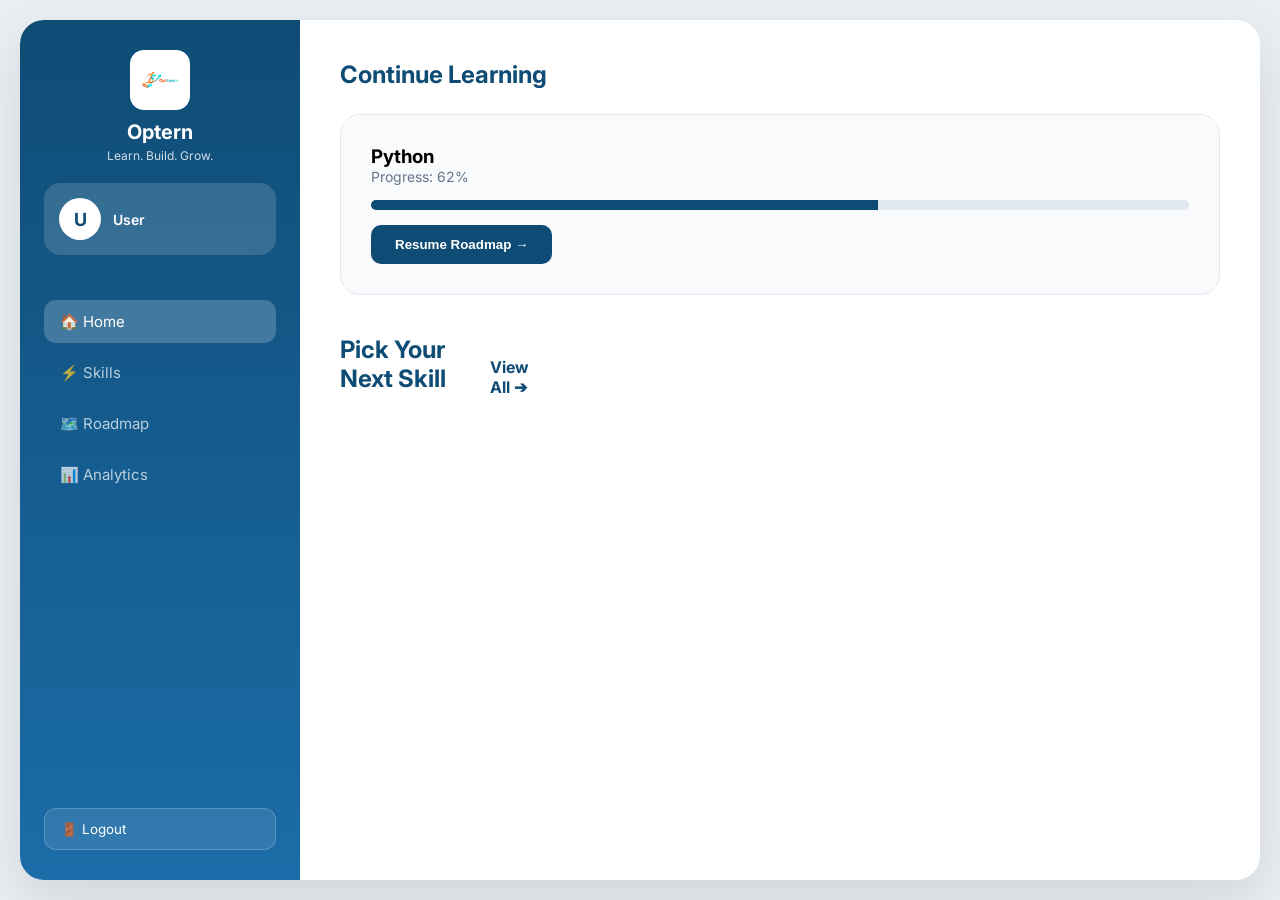
<file: home.html>
<!DOCTYPE html>
<html lang="en">
<head>
  <meta charset="UTF-8">
  <meta name="viewport" content="width=device-width, initial-scale=1.0">
  <title>Optern – Home</title>
  <style>
    @import url('https://fonts.googleapis.com/css2?family=Inter:wght@400;500;600;700&display=swap');
    * { margin: 0; padding: 0; box-sizing: border-box; }

    body {
    .toast {
  position: fixed;
  top: -100px; /* Hidden by default */
  left: 50%;
  transform: translateX(-50%);
  padding: 16px 30px;
  border-radius: 12px;
  color: white;
  font-weight: 600;
  font-size: 14px;
  z-index: 1000;
  transition: top 0.4s cubic-bezier(0.68, -0.55, 0.265, 1.55);
  box-shadow: 0 10px 30px rgba(0,0,0,0.2);
  display: flex;
  align-items: center;
  gap: 10px;
}

.toast.show { top: 30px; }

.toast.success { background: #22c55e; border: 1px solid #16a34a; }
.toast.error { background: #ef4444; border: 1px solid #dc2626; }
    
      font-family: 'Inter', sans-serif;
      background: #e9eef3;
      height: 100vh;
      display: flex;
      padding: 20px;
    }

    .card {
      width: 100%;
      display: flex;
      background: #fff;
      border-radius: 24px;
      overflow: hidden;
      box-shadow: 0 20px 50px rgba(0,0,0,0.1);
    }

    .sidebar {
      width: 280px;
      background: linear-gradient(180deg, #0f4c75, #1b6ca8);
      color: #fff;
      padding: 30px 24px;
      display: flex;
      flex-direction: column;
      flex-shrink: 0;
    }

    .sidebar-brand { text-align: center; margin-bottom: 25px; }
    .sidebar-logo {
      width: 60px; height: 60px; background: #fff; border-radius: 14px;
      margin: 0 auto 10px; display: flex; align-items: center; justify-content: center;
    }
    .sidebar-logo img { width: 40px; }
    .sidebar-brand h2 { font-size: 20px; font-weight: 700; margin-bottom: 4px; }
    .sidebar-brand p { font-size: 12px; opacity: 0.8; }

    .user-profile {
      display: flex; align-items: center; gap: 12px;
      padding: 15px; background: rgba(255, 255, 255, 0.15);
      border-radius: 16px; margin: 20px 0;
    }
    .profile-icon {
      width: 42px; height: 42px; background: #fff; color: #0f4c75;
      border-radius: 50%; display: flex; align-items: center; justify-content: center;
      font-weight: 700; font-size: 18px; flex-shrink: 0;
    }
    .user-info span { font-size: 14px; font-weight: 600; color: #fff; overflow: hidden; text-overflow: ellipsis; }

    .nav { display: flex; flex-direction: column; gap: 8px; flex: 1; }
    .nav a {
      display: flex; align-items: center; gap: 12px; padding: 12px 16px;
      border-radius: 12px; text-decoration: none; color: rgba(255,255,255,0.7); font-size: 15px;
    }
    .nav a.active, .nav a:hover { background: rgba(255,255,255,0.2); color: #fff; }

    .logout {
      margin-top: auto; display: flex; align-items: center; gap: 12px;
      padding: 12px 16px; background: rgba(255, 255, 255, 0.1);
      border: 1px solid rgba(255,255,255,0.2); border-radius: 12px;
      color: #fff; cursor: pointer; font-family: inherit; transition: 0.3s;
    }
    .logout:hover { background: rgba(255, 255, 255, 0.2); }

    .main { flex: 1; padding: 40px; overflow-y: auto; }
    .section-title { font-size: 24px; font-weight: 700; color: #0f4c75; margin-bottom: 25px; }

    .continue-card { background: #f8fafc; border: 1px solid #e2e8f0; border-radius: 20px; padding: 30px; margin-bottom: 40px; }
    .progress-bar { height: 10px; background: #e2e8f0; border-radius: 10px; margin: 15px 0; overflow: hidden; }
    .progress-fill { height: 100%; width: 62%; background: #0f4c75; }
    .resume-btn { padding: 12px 24px; background: #0f4c75; color: #fff; border: none; border-radius: 10px; font-weight: 600; cursor: pointer; }

    .header-flex { display: flex; justify-content: space-between; align-items: center; margin-bottom: 20px; }
    .view-all { text-decoration: none; color: #0f4c75; font-weight: 700; }

    .skill-grid-preview { display: grid; grid-template-columns: repeat(4, 1fr); gap: 20px; margin-bottom: 40px; }
    .skill-card-small { background: #fff; border: 1px solid #e2e8f0; border-radius: 16px; padding: 20px; text-align: center; cursor: pointer; transition: 0.3s; }
    .skill-card-small:hover { transform: translateY(-5px); border-color: #0f4c75; }
    .skill-card-small img { width: 40px; margin-bottom: 10px; }
  </style>
</head>
<body>
  <div id="toast" class="toast"></div>
  <div class="card">
    <aside class="sidebar">
      <div class="sidebar-brand">
        <div class="sidebar-logo"><img src="logo.png" alt="Logo"></div>
        <h2>Optern</h2>
        <p>Learn. Build. Grow.</p>
        <div class="user-profile">
          <div class="profile-icon" id="userInitial">U</div>
          <div class="user-info"><span id="userNameDisplay">User</span></div>
        </div>
      </div>
      <nav class="nav">
        <a href="home.html" class="active">🏠 Home</a>
        <a href="skillspage.html">⚡ Skills</a>
        <a href="roadmap.html">🗺️ Roadmap</a>
        <a href="analytics.html">📊 Analytics</a>
      </nav>
      <button class="logout" id="logoutBtn">🚪 Logout</button>
    </aside>

    <main class="main">
      <h1 class="section-title">Continue Learning</h1>
      <div class="continue-card">
        <h3>Python</h3>
        <p style="font-size: 14px; color: #64748b;">Progress: 62%</p>
        <div class="progress-bar"><div class="progress-fill"></div></div>
        <button class="resume-btn">Resume Roadmap →</button>
      </div>

      <div class="skill-grid-preview">
       <div class="header-flex">
  <h1 class="section-title">Pick Your Next Skill</h1><br>
  <a href="skillspage.html" class="view-all">View All ➔</a>
</div>

<div class="skill-grid-preview" id="skillPreviewGrid"></div>
      </div>
    </main>
  </div>

  <script type="module">
    import { initializeApp } from "https://www.gstatic.com/firebasejs/10.8.0/firebase-app.js";
    import { getAuth, onAuthStateChanged, signOut } from "https://www.gstatic.com/firebasejs/10.8.0/firebase-auth.js";
    import { getFirestore, doc, getDoc } from "https://www.gstatic.com/firebasejs/10.8.0/firebase-firestore.js";

    const firebaseConfig = { 
      apiKey: "AIzaSyCMs8aWDbSi39CYKoOvedmHsBin7TcxRZk", 
      authDomain: "resource-aggregator-fa6b2.firebaseapp.com", 
      projectId: "resource-aggregator-fa6b2", 
      storageBucket: "resource-aggregator-fa6b2.firebasestorage.app", 
      messagingSenderId: "484510576214", 
      appId: "1:484510576214:web:49ea02c80a09f0e473d5f7" 
    };

    const app = initializeApp(firebaseConfig);
    const auth = getAuth(app);
    const db = getFirestore(app);

    onAuthStateChanged(auth, async (user) => {
    // 1. Add 'collection' and 'getDocs' to your Firestore imports at the top
import { getFirestore, doc, getDoc, collection, getDocs } from "https://www.gstatic.com/firebasejs/10.8.0/firebase-firestore.js";

// ... (existing init code)

async function loadSkillPreviews() {
  try {
    const querySnapshot = await getDocs(collection(db, "skills"));
    const previewGrid = document.getElementById('skillPreviewGrid');
    
    previewGrid.innerHTML = ""; // Clear existing static cards

    // We only want to show the first 4 skills on the Home Page
    let count = 0;
    querySnapshot.forEach((docSnap) => {
      if (count < 4) {
        const skill = docSnap.data();
        const skillName = docSnap.id;

        previewGrid.innerHTML += `
          <div class="skill-card-small" onclick="location.href='skillspage.html'">
            <img src="${skill.icon}" alt="${skillName}">
            <p>${skillName}</p>
          </div>
        `;
        count++;
      }
    });
  } catch (error) {
    console.error("Error loading skill previews:", error);
  }
}

// 2. Call the function inside your Auth listener
onAuthStateChanged(auth, async (user) => {
  if (user) {
    // ... your existing code to set name/initials ...
    
    // Load the user's progress (what we did before)
    loadUserProgress(user); 

    // Load the 4 skill previews
    loadSkillPreviews(); 
  } else {
    window.location.href = "login.html";
  }
});
      if (!user) {
        window.location.href = "login.html";
      } else {
        // THIS LINE SHOWS THE ID ON YOUR SCREEN
       
        document.getElementById('userNameDisplay').innerText = user.email.split('@')[0];
        document.getElementById('userInitial').innerText = user.email.charAt(0).toUpperCase();
        
        try {
          const userRef = doc(db, "users", user.uid); 
          const userSnap = await getDoc(userRef);

          if (userSnap.exists()) {
            const data = userSnap.data();
            document.querySelector('.continue-card h3').innerText = data.currentSkill || "No Skill Selected";
            document.querySelector('.progress-fill').style.width = (data.progress || 0) + "%";
            document.querySelector('.continue-card p').innerText = `Progress: ${data.progress || 0}%`;
          }
        } catch (error) {
          console.error("Error fetching user data:", error);
        }
      }
    });

    document.getElementById('logoutBtn').addEventListener('click', () => {
      signOut(auth).then(() => window.location.href = "login.html");
    });
  </script>
</body>
</html>
</file>
